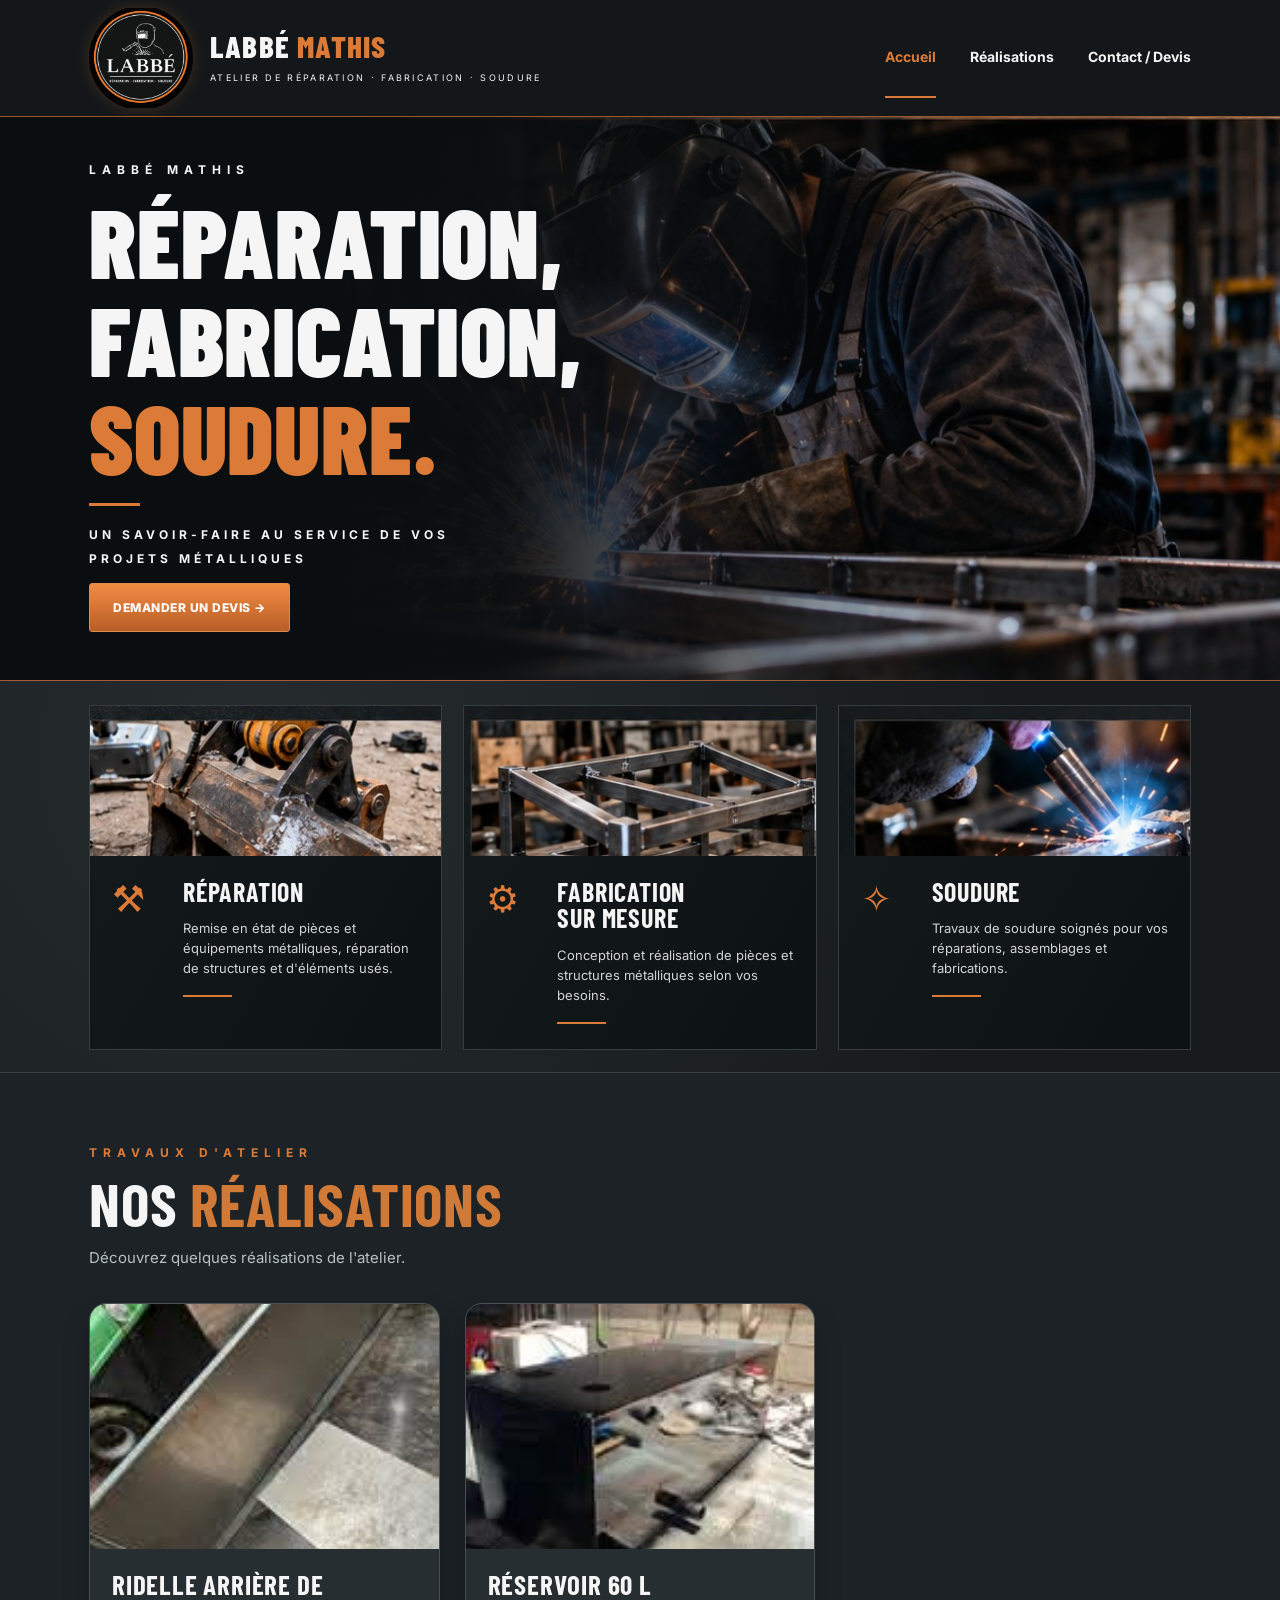
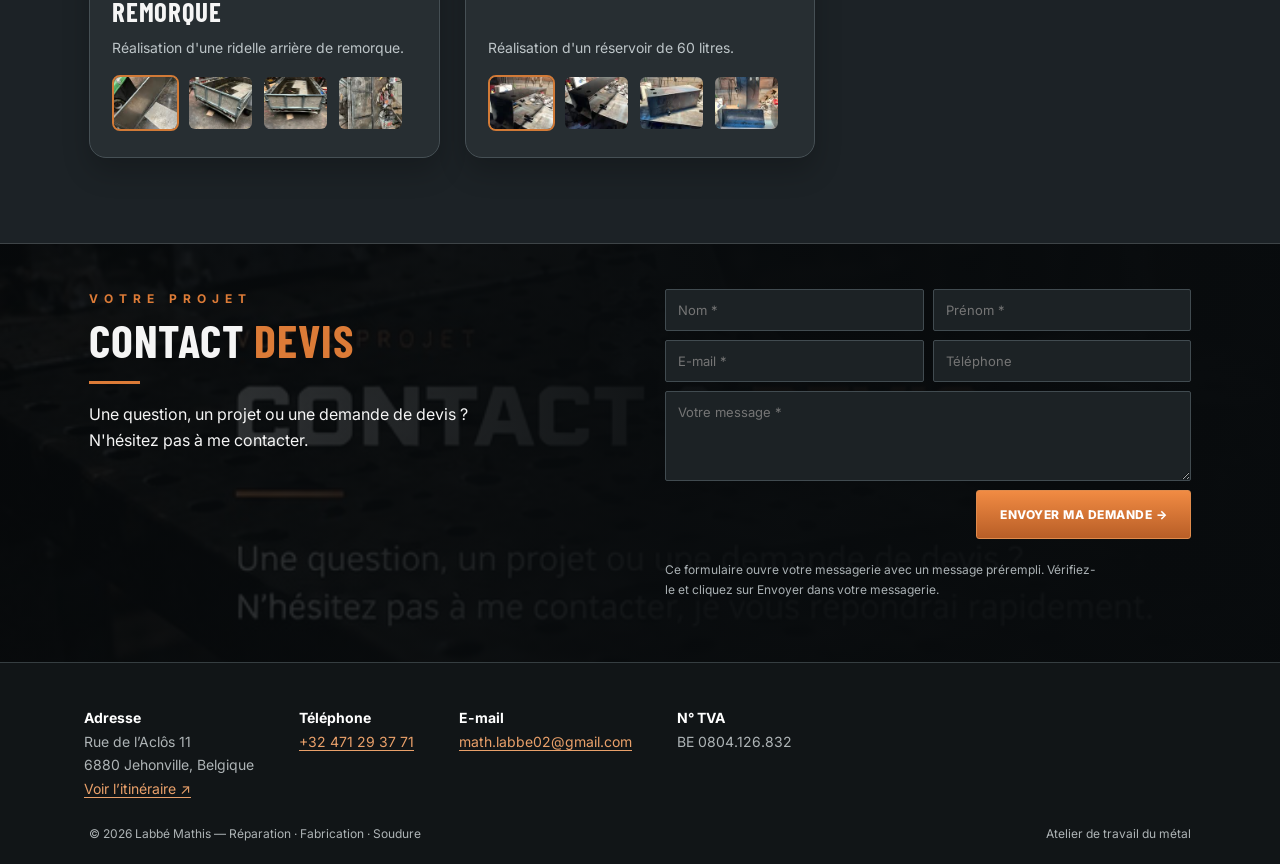
<file: index.html>
<!doctype html><html lang="fr"><head><meta charset="utf-8"><meta name="viewport" content="width=device-width,initial-scale=1"><meta name="description" content="Labbé Mathis : réparation, fabrication et soudure. Atelier de travail du métal."><title>Accueil | Labbé Mathis</title><link rel="stylesheet" href="style.css"></head><body><header class="top"><div class="wrap nav"><a class="brand" href="index.html"><img src="assets/logo-labbe-renforce.png" alt="Logo officiel Labbé"><span><strong>LABBÉ <em>MATHIS</em></strong><small>ATELIER DE RÉPARATION · FABRICATION · SOUDURE</small></span></a><nav class="links" aria-label="Navigation"><a href="index.html" class="active">Accueil</a><a href="index.html#realisations">Réalisations</a><a href="contact.html" >Contact / Devis</a></nav></div></header><main><section class="hero"><div class="wrap"><div class="hero-inner"><div class="eyebrow">Labbé Mathis</div><h1>Réparation,<br>fabrication,<br><span>soudure.</span></h1><div class="accent"></div><p>Un savoir-faire au service de vos projets métalliques</p><a class="btn" href="contact.html">Demander un devis →</a></div></div></section><section class="services"><div class="wrap"><div class="cards"><article class="card"><img src="assets/repair.jpg" alt="Réparation d'un équipement métallique"><div class="card-content"><div class="symbol" aria-hidden="true">⚒</div><div><h3>Réparation</h3><p>Remise en état de pièces et équipements métalliques, réparation de structures et d'éléments usés.</p><div class="accent"></div></div></div></article><article class="card"><img src="assets/fabrication.jpg" alt="Fabrication d'une structure métallique"><div class="card-content"><div class="symbol" aria-hidden="true">⚙</div><div><h3>Fabrication<br>sur mesure</h3><p>Conception et réalisation de pièces et structures métalliques selon vos besoins.</p><div class="accent"></div></div></div></article><article class="card"><img src="assets/welding.jpg" alt="Soudure en atelier"><div class="card-content"><div class="symbol" aria-hidden="true">✧</div><div><h3>Soudure</h3><p>Travaux de soudure soignés pour vos réparations, assemblages et fabrications.</p><div class="accent"></div></div></div></article></div></div></section><section class="realizations" id="realisations"><div class="wrap"><div class="eyebrow orange">Travaux d'atelier</div><h2>Nos <span>réalisations</span></h2><p class="realizations-lead">Découvrez quelques réalisations de l'atelier.</p><div class="realization-grid" id="realizationGrid"></div></div></section><section class="contact-section" id="contact"><div class="wrap contact-layout"><div><div class="eyebrow orange">Votre projet</div><h2>Contact <span>Devis</span></h2><div class="accent"></div><p>Une question, un projet ou une demande de devis ? N'hésitez pas à me contacter.</p></div><div><form class="form" id="contactForm"><div class="form-row"><input name="nom" placeholder="Nom *" aria-label="Nom" autocomplete="family-name" required><input name="prenom" placeholder="Prénom *" aria-label="Prénom" autocomplete="given-name" required></div><div class="form-row"><input name="email" type="email" placeholder="E-mail *" aria-label="E-mail" required><input name="telephone" type="tel" placeholder="Téléphone" aria-label="Téléphone"></div><textarea name="message" placeholder="Votre message *" aria-label="Votre message" required></textarea><button class="btn" type="submit">Envoyer ma demande →</button><p class="notice">Ce formulaire ouvre votre messagerie avec un message prérempli. Vérifiez-le et cliquez sur Envoyer dans votre messagerie.</p></form></div></div></section></main><footer class="footer"><div class="atelier-details"><p><strong>Adresse</strong><br>Rue de l’Aclôs 11<br>6880 Jehonville, Belgique<br><a href="https://www.google.com/maps/search/?api=1&amp;query=Rue+de+l%27Acl%C3%B4s+11+6880+Jehonville" target="_blank" rel="noopener noreferrer">Voir l’itinéraire ↗</a></p><p><strong>Téléphone</strong><br><a href="tel:+32471293771">+32 471 29 37 71</a></p><p><strong>E-mail</strong><br><a href="mailto:math.labbe02@gmail.com">math.labbe02@gmail.com</a></p><p><strong>N° TVA</strong><br>BE 0804.126.832</p></div><div class="wrap footline"><span>© <span id="year"></span> Labbé Mathis — Réparation · Fabrication · Soudure</span><span>Atelier de travail du métal</span></div></footer><script>document.getElementById('year').textContent=new Date().getFullYear()</script><script>document.querySelectorAll('#contactForm').forEach(f=>f.addEventListener('submit',e=>{e.preventDefault();if(!f.reportValidity())return;const d=new FormData(f);const subject='Demande de devis — Labbé Mathis';const body=['Nom : '+d.get('nom'),'Prénom : '+d.get('prenom'),'E-mail : '+d.get('email'),'Téléphone : '+(d.get('telephone')||'Non renseigné'),'','Message :',d.get('message')].join('\n');window.location.href='mailto:math.labbe02@gmail.com?subject='+encodeURIComponent(subject)+'&body='+encodeURIComponent(body)}));</script><script src="realisations.js" defer></script></body></html>
</file>
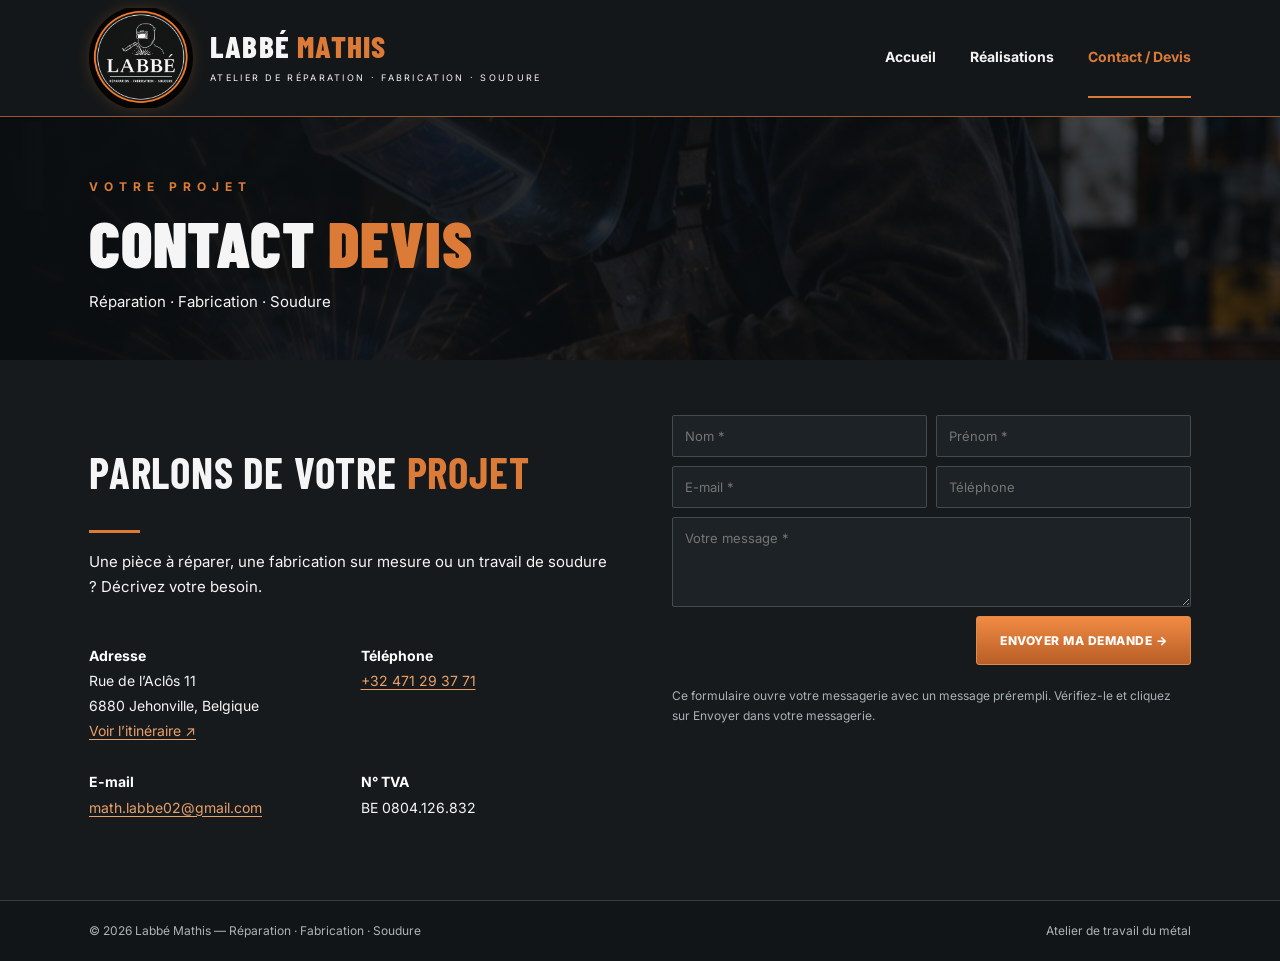
<file: contact.html>
<!DOCTYPE html>

<html lang="fr"><head><meta charset="utf-8"/><meta content="width=device-width,initial-scale=1" name="viewport"/><meta content="Labbé Mathis : réparation, fabrication et soudure. Atelier de travail du métal." name="description"/><title>Contact et devis | Labbé Mathis</title><link href="style.css" rel="stylesheet"/></head><body><header class="top"><div class="wrap nav"><a class="brand" href="index.html"><img alt="Logo officiel Labbé" src="assets/logo-labbe-renforce.png"/><span><strong>LABBÉ <em>MATHIS</em></strong><small>ATELIER DE RÉPARATION · FABRICATION · SOUDURE</small></span></a><nav aria-label="Navigation" class="links"><a href="index.html">Accueil</a><a href="index.html#realisations">Réalisations</a><a class="active" href="contact.html">Contact / Devis</a></nav></div></header><main><section class="page-banner"><div class="wrap"><div class="eyebrow orange">Votre projet</div><h1>Contact <span>Devis</span></h1><p>Réparation · Fabrication · Soudure</p></div></section><section class="contact-page"><div class="wrap contact-layout"><div><h2>Parlons de votre <span>projet</span></h2><div class="accent"></div><p>Une pièce à réparer, une fabrication sur mesure ou un travail de soudure ? Décrivez votre besoin.</p><div class="atelier-details"><p><strong>Adresse</strong><br/>Rue de l’Aclôs 11<br/>6880 Jehonville, Belgique<br/><a href="https://www.google.com/maps/search/?api=1&amp;query=Rue+de+l%27Acl%C3%B4s+11+6880+Jehonville" rel="noopener noreferrer" target="_blank">Voir l’itinéraire ↗</a></p><p><strong>Téléphone</strong><br/><a href="tel:+32471293771">+32 471 29 37 71</a></p><p><strong>E-mail</strong><br/><a href="mailto:math.labbe02@gmail.com">math.labbe02@gmail.com</a></p><p><strong>N° TVA</strong><br/>BE 0804.126.832</p></div></div><div><form class="form" id="contactForm"><div class="form-row"><input aria-label="Nom" autocomplete="family-name" name="nom" placeholder="Nom *" required=""/><input aria-label="Prénom" autocomplete="given-name" name="prenom" placeholder="Prénom *" required=""/></div><div class="form-row"><input aria-label="E-mail" name="email" placeholder="E-mail *" required="" type="email"/><input aria-label="Téléphone" name="telephone" placeholder="Téléphone" type="tel"/></div><textarea aria-label="Votre message" name="message" placeholder="Votre message *" required=""></textarea><button class="btn" type="submit">Envoyer ma demande →</button><p class="notice">Ce formulaire ouvre votre messagerie avec un message prérempli. Vérifiez-le et cliquez sur Envoyer dans votre messagerie.</p></form></div></div></section></main><footer class="footer"><div class="wrap footline"><span>© <span id="year"></span> Labbé Mathis — Réparation · Fabrication · Soudure</span><span>Atelier de travail du métal</span></div></footer><script>document.getElementById('year').textContent=new Date().getFullYear()</script><script>document.querySelectorAll('#contactForm').forEach(f=>f.addEventListener('submit',e=>{e.preventDefault();if(!f.reportValidity())return;const d=new FormData(f);const subject='Demande de devis — Labbé Mathis';const body=['Nom : '+d.get('nom'),'Prénom : '+d.get('prenom'),'E-mail : '+d.get('email'),'Téléphone : '+(d.get('telephone')||'Non renseigné'),'','Message :',d.get('message')].join('\n');window.location.href='mailto:math.labbe02@gmail.com?subject='+encodeURIComponent(subject)+'&body='+encodeURIComponent(body)}));</script></body></html>
</file>
<file: style.css>
@import url('https://fonts.googleapis.com/css2?family=Barlow+Condensed:wght@500;600;700;800;900&family=Inter:wght@400;500;600;700;800&display=swap');
:root{--bg:#161a1c;--panel:#111619;--line:#353d40;--orange:#dc7b37;--white:#f5f5f5;--muted:#c9cdd0}*{box-sizing:border-box}html{scroll-behavior:smooth}body{margin:0;background:var(--bg);color:var(--white);font:15px/1.65 Inter,Arial,sans-serif}a{color:inherit;text-decoration:none}.wrap{max-width:1150px;margin:auto;padding:0 24px}.top{background:#141719;border-bottom:1px solid #9c572b;position:sticky;top:0;z-index:20}.nav{min-height:83px;display:flex;justify-content:space-between;align-items:center;gap:18px}.brand{display:flex;align-items:center;gap:13px}.brand img{width:68px;height:68px;border-radius:50%;object-fit:cover;border:1px solid #535353}.brand strong{font:800 31px/1 'Barlow Condensed',sans-serif;letter-spacing:1.2px}.brand strong em{color:var(--orange);font-style:normal}.brand small{display:block;letter-spacing:2.3px;font-size:9px;margin-top:5px}.links{display:flex;gap:34px;font-weight:700;font-size:14px}.links a{padding:27px 0;border-bottom:2px solid transparent}.links a:hover,.links a.active{color:var(--orange);border-bottom-color:var(--orange)}.hero{min-height:465px;background:linear-gradient(90deg,#0b0e10 0%,#0b0e10 26%,rgba(11,14,16,.96) 39%,rgba(11,14,16,.12) 78%),url('assets/hero.jpg') right center/auto 100% no-repeat,#0b0e10;display:flex;align-items:center;border-bottom:1px solid #a15e34}.hero .wrap{width:100%}.hero-inner{padding:43px 0 48px}.eyebrow{letter-spacing:6px;text-transform:uppercase;font-size:12px;font-weight:700}.orange{color:var(--orange)}h1,h2,h3{font-family:'Barlow Condensed',Impact,sans-serif;line-height:1.02;text-transform:uppercase;letter-spacing:.8px}h1{font-size:clamp(62px,7.5vw,100px);margin:12px 0 15px;font-weight:900;max-width:630px}h1 span,h2 span{color:var(--orange)}.accent{width:51px;height:3px;background:var(--orange);margin:17px 0}.hero p{font-size:12px;font-weight:700;letter-spacing:4px;text-transform:uppercase;max-width:390px;line-height:2}.btn{background:linear-gradient(#f18b43,#b85e27);border:1px solid #e08b4c;border-radius:3px;display:inline-block;color:white;font:800 12px Inter,sans-serif;letter-spacing:.5px;padding:16px 23px;text-transform:uppercase;cursor:pointer}.btn:hover{filter:brightness(1.13)}.services{padding:24px 0 22px;background:radial-gradient(circle at 20% 20%,#262c2e,#171b1d 70%)}.cards{display:grid;grid-template-columns:repeat(3,minmax(0,1fr));gap:21px}.card{background:linear-gradient(120deg,#151a1c,#0c1113);border:1px solid var(--line)}.card>img{display:block;width:100%;height:150px;object-fit:cover}.card-content{display:grid;grid-template-columns:56px 1fr;gap:15px;padding:23px 22px 25px}.symbol{font-size:37px;color:var(--orange);line-height:1.1}.card h3{font-size:26px;margin:0 0 13px}.card p{font-size:13px;line-height:1.55;color:#d2d5d6;margin:0}.card .accent{margin:17px 0 0;width:49px;height:2px}.contact-section{background:linear-gradient(90deg,rgba(8,11,13,.78),rgba(8,11,13,.97) 53%),url('assets/contact-bg.jpg') left center/cover;border-top:1px solid #3e4447;padding:45px 0 50px}.contact-layout{display:grid;grid-template-columns:1fr 1fr;gap:50px}.contact-section h2{font-size:46px;margin:8px 0}.contact-section p{max-width:440px;font-size:16px}.form{display:grid;gap:9px}.form-row{display:grid;grid-template-columns:1fr 1fr;gap:9px}.form input,.form textarea{width:100%;background:#1c2225;border:1px solid #414b50;color:white;border-radius:2px;padding:12px;font:13px Inter,sans-serif}.form textarea{min-height:90px;resize:vertical}.form .btn{justify-self:end}.form input:focus,.form textarea:focus{outline:2px solid var(--orange)}.notice{font-size:12px!important;color:#aab1b4}.footer{background:#111517;border-top:1px solid #363e41;padding:20px 0;color:#aeb4b6;font-size:12px}.footline{display:flex;justify-content:space-between;gap:15px;flex-wrap:wrap}.page-banner{padding:60px 0 30px;background:linear-gradient(90deg,#0b0e10,rgba(11,14,16,.72)),url('assets/hero.jpg') right center/cover}.page-banner h1{font-size:65px;margin:12px 0}.contact-page{padding:55px 0 80px}.contact-page .contact-layout{gap:80px}.contact-page h2{font-size:43px}.details{padding:15px 0;color:#d4d8da}@media(max-width:760px){.nav{padding-top:9px;padding-bottom:8px;flex-wrap:wrap}.brand img{width:56px;height:56px}.brand strong{font-size:26px}.brand small{font-size:8px;letter-spacing:1px}.links{width:100%;justify-content:center;gap:35px}.links a{padding:7px 0}.hero{background:linear-gradient(90deg,rgba(8,10,12,.93),rgba(8,10,12,.57)),url('assets/hero.jpg') center/cover;min-height:460px}.hero-inner{padding:55px 0}h1{font-size:clamp(56px,13vw,85px)}.cards,.contact-layout{grid-template-columns:1fr}.card>img{height:190px}.contact-layout{gap:22px}.contact-section{padding:42px 0}.form-row{grid-template-columns:1fr}.contact-page{padding:40px 0}.contact-page .contact-layout{gap:25px}}
/* Réalisations */
.realizations{padding:70px 0 85px;background:#1c2226;border-top:1px solid #394045}.realizations h2{margin:10px 0 12px;font-size:clamp(38px,5vw,60px)}.realizations h2 span{color:#d17a37}.realizations-lead{color:#b9c0c4;max-width:760px;margin:0 0 32px}.realization-grid{display:grid;grid-template-columns:repeat(3,minmax(0,1fr));gap:25px}.realization-card{background:#272e32;border:1px solid #465055;border-radius:17px;overflow:hidden;box-shadow:0 14px 28px #0003}.realization-main{display:block;width:100%;height:245px;object-fit:cover;background:#151a1d}.realization-content{padding:22px}.realization-content h3{font-size:27px;margin:0 0 8px}.realization-content p{color:#bdc5c8;font-size:14px;line-height:1.6;min-height:65px;margin:0 0 16px}.realization-thumbs{display:flex;gap:8px;flex-wrap:wrap}.realization-thumb{border:2px solid transparent;border-radius:8px;overflow:hidden;padding:0;background:none;cursor:pointer;width:67px;height:56px;transition:border-color .15s}.realization-thumb[aria-pressed="true"],.realization-thumb:focus-visible{border-color:#d17a37}.realization-thumb img{width:100%;height:100%;object-fit:cover;display:block}.demo-tag{display:inline-block;font-size:11px;letter-spacing:1px;color:#dca779;text-transform:uppercase;margin-bottom:9px}@media(max-width:900px){.realization-grid{grid-template-columns:repeat(2,minmax(0,1fr))}}@media(max-width:600px){.realization-grid{grid-template-columns:1fr}.realizations{padding:48px 0}.realization-main{height:220px}}

.atelier-details{max-width:1160px;margin:0 auto;padding:18px 24px;display:flex;flex-wrap:wrap;gap:18px 45px}.atelier-details p{margin:5px 0;font-size:14px;line-height:1.7}.atelier-details a{color:#e9a06a;text-decoration:underline;text-underline-offset:3px}.atelier-details strong{color:#fff}

/* Navigation et alignement des cartes Réalisations */
html{scroll-padding-top:105px}
.realization-grid{align-items:stretch}
.realization-card{display:flex;flex-direction:column;height:100%}
.realization-content{display:flex;flex-direction:column;flex:1}
.realization-content h3{min-height:2.15em}
.realization-content p{min-height:0;flex:1}
.realization-thumbs{margin-top:auto;min-height:60px;align-content:flex-start}
@media(max-width:600px){.realization-content h3{min-height:0}}

/* Logo amélioré : plus grand, contraste renforcé et contour cuivré */
.brand img{width:104px;height:104px;object-fit:contain;border:0;border-radius:50%;filter:drop-shadow(0 0 7px rgba(220,123,55,.22));flex-shrink:0}.nav{min-height:116px}.brand{gap:17px}@media(max-width:760px){.brand img{width:78px;height:78px}.nav{min-height:unset}}

/* Contact : coordonnées alignées sous le texte de présentation, à gauche */
.contact-page .contact-layout{grid-template-columns:minmax(0,1fr) minmax(0,1fr);gap:64px;align-items:start}
.contact-page .contact-layout>div:first-child .atelier-details{display:grid;grid-template-columns:repeat(2,minmax(0,1fr));gap:26px 24px;padding:28px 0 0;margin:0;max-width:none;align-items:start}
.contact-page .contact-layout>div:first-child .atelier-details p{margin:0;line-height:1.8;overflow-wrap:anywhere}
.contact-page .contact-layout>div:first-child>p{max-width:550px}
@media(max-width:900px){.contact-page .contact-layout{gap:32px}.contact-page .contact-layout>div:first-child .atelier-details{grid-template-columns:1fr;gap:16px}}
@media(max-width:760px){.contact-page .contact-layout{grid-template-columns:1fr;gap:35px}.contact-page .contact-layout>div:first-child .atelier-details{grid-template-columns:repeat(2,minmax(0,1fr));gap:20px}}
@media(max-width:430px){.contact-page .contact-layout>div:first-child .atelier-details{grid-template-columns:1fr}}
</file>
